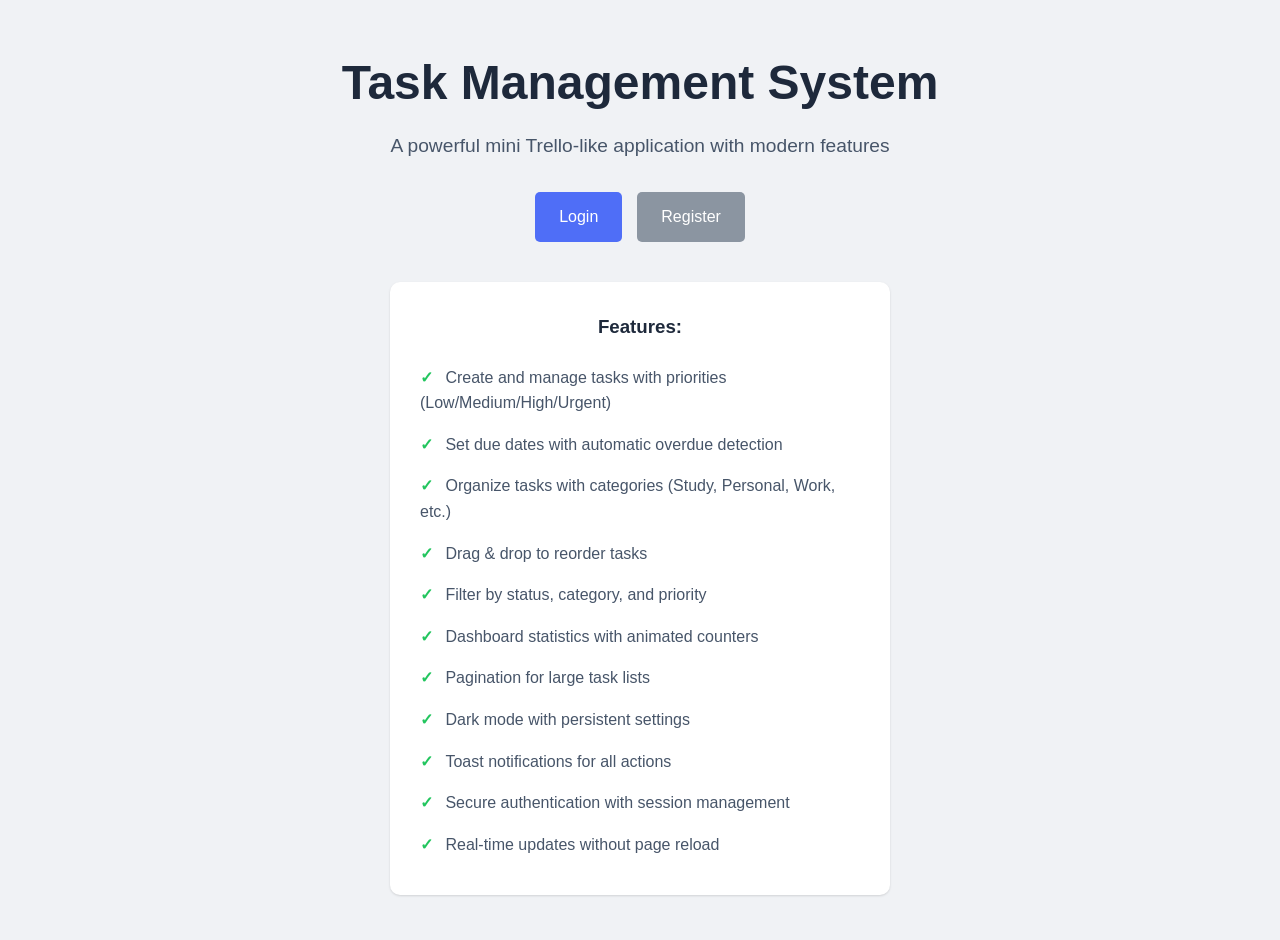
<file: index.html>
<!DOCTYPE html>
<html lang="en">

<head>
    <meta charset="UTF-8">
    <meta name="viewport" content="width=device-width, initial-scale=1.0">
    <title>Task Management System</title>
    <link rel="stylesheet" href="css/style.css">
</head>

<body>
    <div class="container">
        <div class="landing-page">
            <div class="landing-content">
                <h1>Task Management System</h1>
                <p class="subtitle">A powerful mini Trello-like application with modern features</p>

                <div class="landing-buttons">
                    <a href="login.html" class="btn btn-primary">Login</a>
                    <a href="register.html" class="btn btn-secondary">Register</a>
                </div>

                <div class="features">
                    <h3>Features:</h3>
                    <ul>
                        <li>Create and manage tasks with priorities (Low/Medium/High/Urgent)</li>
                        <li>Set due dates with automatic overdue detection</li>
                        <li>Organize tasks with categories (Study, Personal, Work, etc.)</li>
                        <li>Drag & drop to reorder tasks</li>
                        <li>Filter by status, category, and priority</li>
                        <li>Dashboard statistics with animated counters</li>
                        <li>Pagination for large task lists</li>
                        <li>Dark mode with persistent settings</li>
                        <li>Toast notifications for all actions</li>
                        <li>Secure authentication with session management</li>
                        <li>Real-time updates without page reload</li>
                    </ul>
                </div>
            </div>
        </div>
    </div>
</body>

</html>
</file>
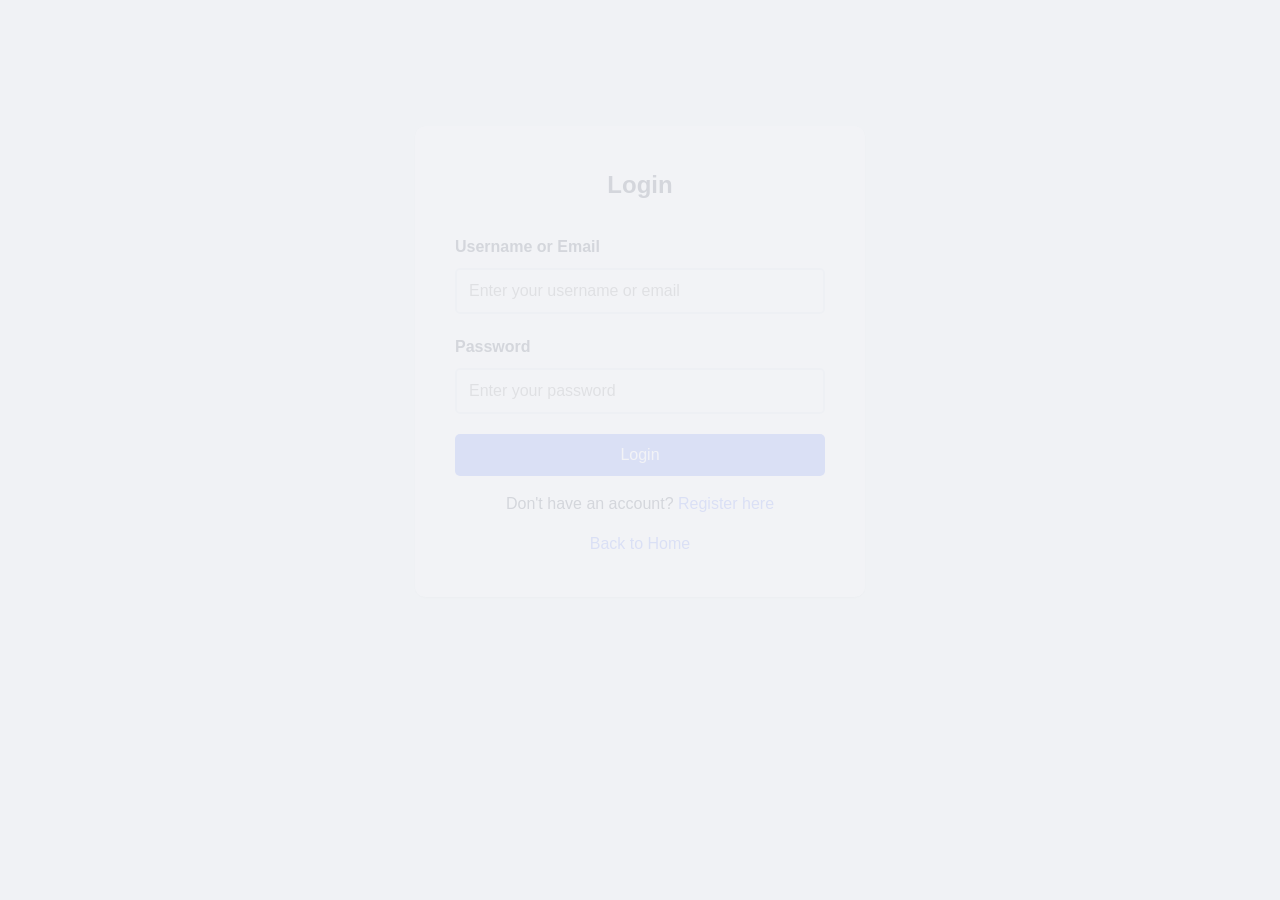
<file: dashboard.html>
<!DOCTYPE html>
<html lang="en">
<head>
    <meta charset="UTF-8">
    <meta name="viewport" content="width=device-width, initial-scale=1.0">
    <title>Dashboard - Task Management System</title>
    <link rel="stylesheet" href="css/style.css">
</head>
<body>
    <!-- Toast Container (for notifications) -->
    <div id="toastContainer" class="toast-container"></div>
    
    <!-- Navigation Bar -->
    <nav class="navbar">
        <div class="nav-container">
            <h1 class="nav-title">Task Manager</h1>
            <div class="nav-user">
                <span id="welcomeUser">Welcome!</span>
                <button id="darkModeToggle" class="dark-mode-toggle" title="Toggle Dark Mode">🌙</button>
                <button id="logoutBtn" class="btn btn-small">Logout</button>
            </div>
        </div>
    </nav>
    
    <div class="container">
        <!-- Dashboard Statistics -->
        <div id="statsGrid" class="stats-grid">
            <div class="stat-card stat-total animate-fadeInUp">
                <div class="stat-icon">📊</div>
                <div class="stat-number" id="statTotal">0</div>
                <div class="stat-label">Total Tasks</div>
            </div>
            <div class="stat-card stat-completed animate-fadeInUp">
                <div class="stat-icon">✅</div>
                <div class="stat-number" id="statCompleted">0</div>
                <div class="stat-label">Completed</div>
            </div>
            <div class="stat-card stat-pending animate-fadeInUp">
                <div class="stat-icon">⏳</div>
                <div class="stat-number" id="statPending">0</div>
                <div class="stat-label">Pending</div>
            </div>
            <div class="stat-card stat-overdue animate-fadeInUp">
                <div class="stat-icon">🔥</div>
                <div class="stat-number" id="statOverdue">0</div>
                <div class="stat-label">Overdue</div>
            </div>
        </div>
        
        <!-- Add Task Section -->
        <div class="add-task-section">
            <h2>Add New Task</h2>
            
            <form id="addTaskForm">
                <div class="form-row">
                    <div class="form-group">
                        <label for="taskTitle">Task Title *</label>
                        <input type="text" id="taskTitle" name="title" required placeholder="Enter task title" maxlength="200">
                        <span class="error" id="titleError"></span>
                    </div>
                    
                    <div class="form-group">
                        <label for="taskPriority">Priority</label>
                        <select id="taskPriority" name="priority">
                            <option value="low">Low</option>
                            <option value="medium" selected>Medium</option>
                            <option value="high">High</option>
                            <option value="urgent">Urgent</option>
                        </select>
                    </div>
                </div>
                
                <div class="form-row">
                    <div class="form-group">
                        <label for="taskDescription">Description (optional)</label>
                        <input type="text" id="taskDescription" name="description" placeholder="Enter task description">
                    </div>
                    
                    <div class="form-group">
                        <label for="taskCategory">Category</label>
                        <select id="taskCategory" name="category_id">
                            <option value="">No Category</option>
                            <!-- Categories will be loaded dynamically -->
                        </select>
                    </div>
                </div>
                
                <div class="form-row">
                    <div class="form-group">
                        <label for="taskDueDate">Due Date (optional)</label>
                        <input type="date" id="taskDueDate" name="due_date">
                    </div>
                    
                    <div class="form-group">
                        <!-- Empty placeholder for alignment -->
                    </div>
                </div>
                
                <button type="submit" class="btn btn-primary">➕ Add Task</button>
            </form>
        </div>
        
        <!-- Filter Section -->
        <div class="filter-section">
            <h2>My Tasks</h2>
            
            <div class="filter-row">
                <div class="filter-group">
                    <button class="btn btn-filter active" data-filter="all">All</button>
                    <button class="btn btn-filter" data-filter="pending">Pending</button>
                    <button class="btn btn-filter" data-filter="completed">Completed</button>
                </div>
                
                <div class="filter-group">
                    <select id="categoryFilter" class="btn btn-filter">
                        <option value="all">All Categories</option>
                        <!-- Categories loaded dynamically -->
                    </select>
                    
                    <select id="priorityFilter" class="btn btn-filter">
                        <option value="all">All Priorities</option>
                        <option value="low">Low</option>
                        <option value="medium">Medium</option>
                        <option value="high">High</option>
                        <option value="urgent">Urgent</option>
                    </select>
                </div>
            </div>
            
            <p class="task-count" id="taskCount">Loading tasks...</p>
        </div>
        
        <!-- Tasks List Container -->
        <div id="tasksList" class="tasks-list">
            <div class="spinner" id="loadingSpinner"></div>
        </div>
        
        <!-- Pagination -->
        <div id="pagination" class="pagination hidden"></div>
    </div>
    
    <!-- Edit Task Modal (hidden by default) -->
    <div id="editModal" class="modal hidden">
        <div class="modal-content">
            <div class="modal-header">
                <h2>Edit Task</h2>
                <button id="closeModal" class="btn-close">&times;</button>
            </div>
            
            <form id="editTaskForm">
                <input type="hidden" id="editTaskId">
                
                <div class="form-group">
                    <label for="editTaskTitle">Task Title *</label>
                    <input type="text" id="editTaskTitle" required maxlength="200">
                </div>
                
                <div class="form-group">
                    <label for="editTaskDescription">Description</label>
                    <input type="text" id="editTaskDescription">
                </div>
                
                <div class="form-row">
                    <div class="form-group">
                        <label for="editTaskPriority">Priority</label>
                        <select id="editTaskPriority">
                            <option value="low">Low</option>
                            <option value="medium">Medium</option>
                            <option value="high">High</option>
                            <option value="urgent">Urgent</option>
                        </select>
                    </div>
                    
                    <div class="form-group">
                        <label for="editTaskStatus">Status</label>
                        <select id="editTaskStatus">
                            <option value="pending">Pending</option>
                            <option value="completed">Completed</option>
                        </select>
                    </div>
                </div>
                
                <div class="form-row">
                    <div class="form-group">
                        <label for="editTaskCategory">Category</label>
                        <select id="editTaskCategory">
                            <option value="">No Category</option>
                            <!-- Categories loaded dynamically -->
                        </select>
                    </div>
                    
                    <div class="form-group">
                        <label for="editTaskDueDate">Due Date</label>
                        <input type="date" id="editTaskDueDate">
                    </div>
                </div>
                
                <div class="modal-buttons">
                    <button type="submit" class="btn btn-primary">Save Changes</button>
                    <button type="button" id="cancelEdit" class="btn btn-secondary">Cancel</button>
                </div>
            </form>
        </div>
    </div>
    
    <!-- Include dashboard JavaScript -->
    <script src="js/dashboard.js"></script>
</body>
</html>
</file>
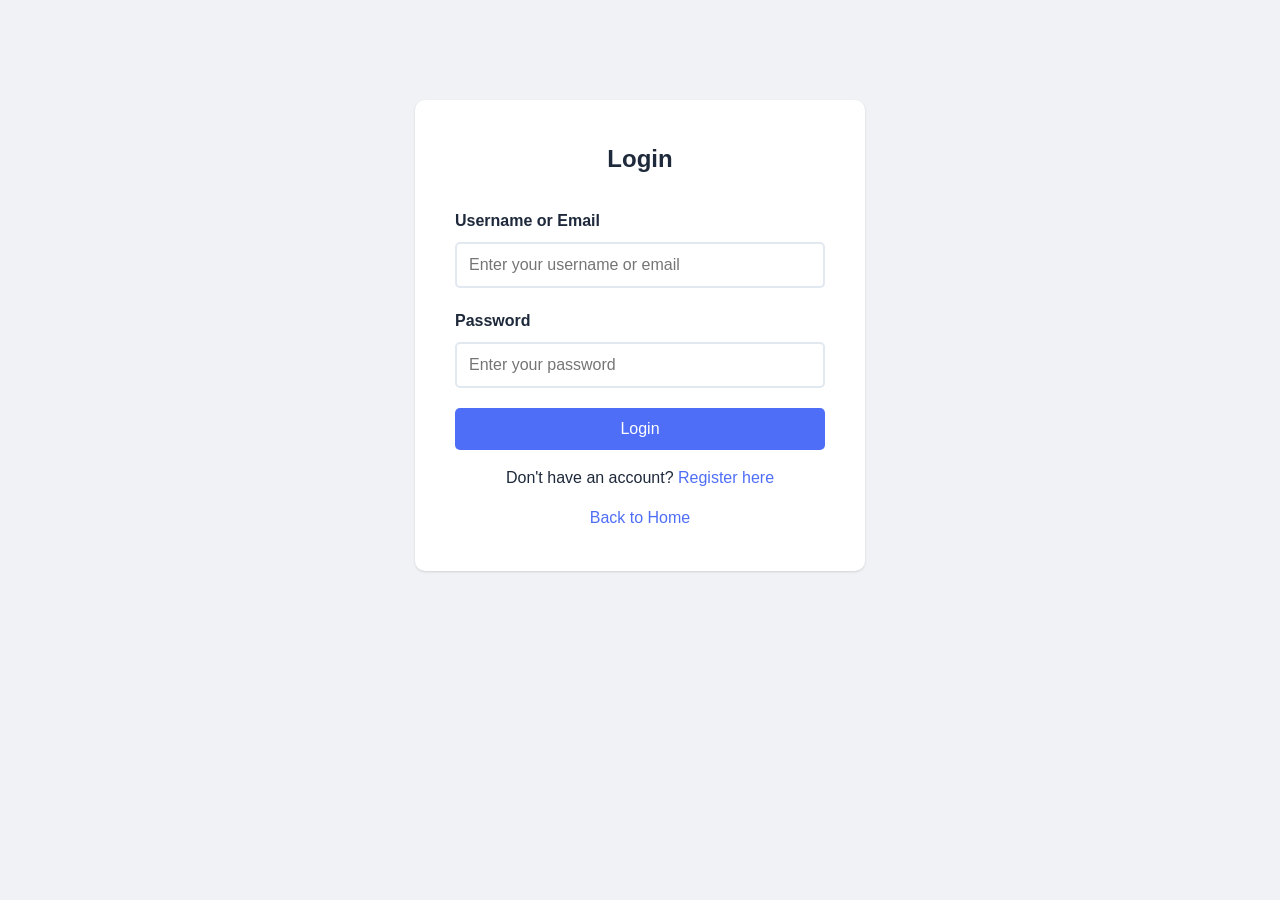
<file: login.html>
<!DOCTYPE html>
<html lang="en">
<head>
    <meta charset="UTF-8">
    <meta name="viewport" content="width=device-width, initial-scale=1.0">
    <title>Login - Task Management System</title>
    <link rel="stylesheet" href="css/style.css">
</head>
<body>
    <!-- Login Page -->
    <div class="container">
        <div class="auth-form">
            <h2>Login</h2>
            
            <!-- Message display area (success/error) -->
            <div id="message" class="message hidden"></div>
            
            <form id="loginForm">
                <div class="form-group">
                    <label for="username">Username or Email</label>
                    <input type="text" id="username" name="username" required placeholder="Enter your username or email">
                    <span class="error" id="usernameError"></span>
                </div>
                
                <div class="form-group">
                    <label for="password">Password</label>
                    <input type="password" id="password" name="password" required placeholder="Enter your password">
                    <span class="error" id="passwordError"></span>
                </div>
                
                <button type="submit" class="btn btn-primary btn-full">Login</button>
            </form>
            
            <p class="auth-link">
                Don't have an account? <a href="register.html">Register here</a>
            </p>
            <p class="auth-link">
                <a href="index.html">Back to Home</a>
            </p>
        </div>
    </div>
    
    <!-- Include authentication JavaScript -->
    <script src="js/auth.js"></script>
</body>
</html>
</file>
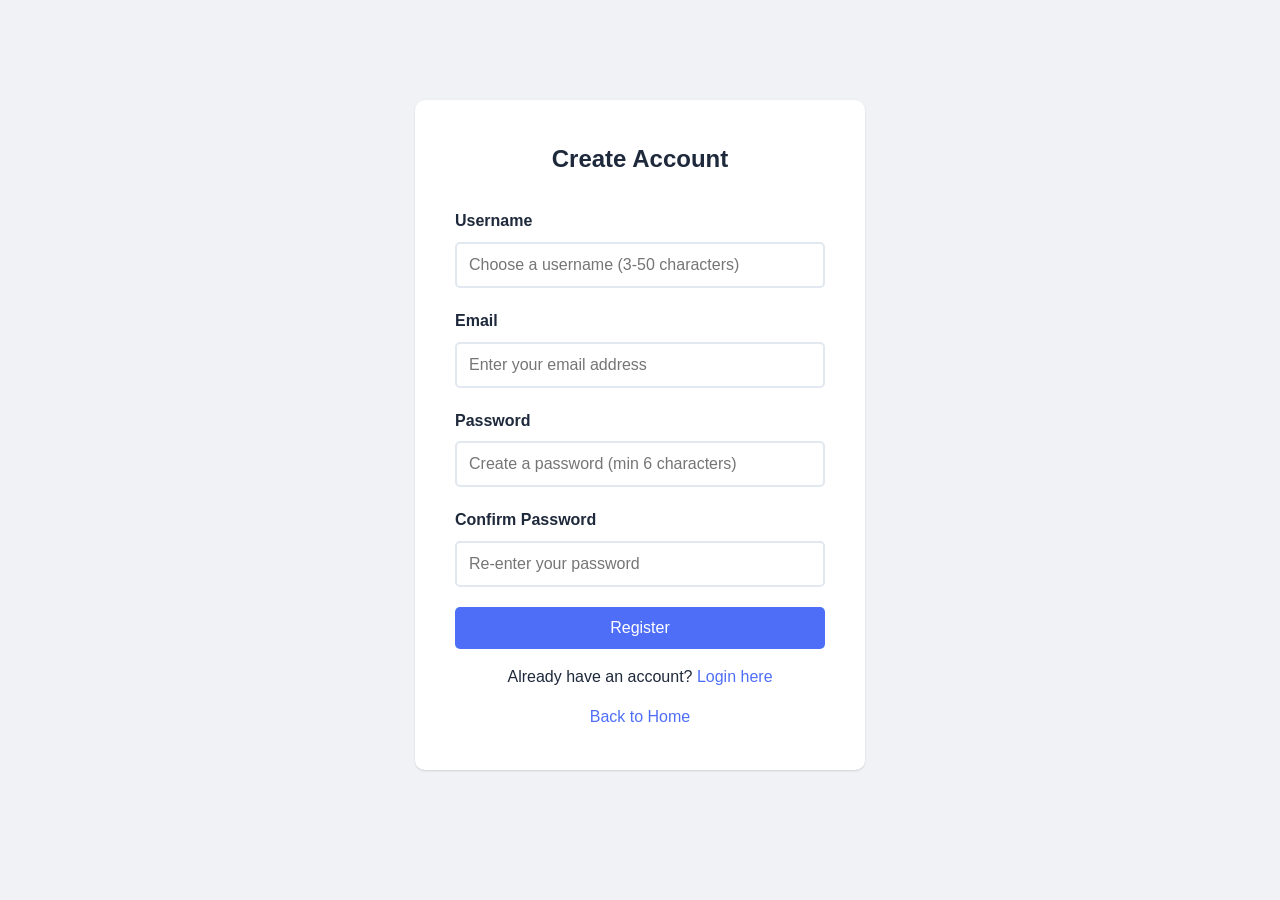
<file: register.html>
<!DOCTYPE html>
<html lang="en">
<head>
    <meta charset="UTF-8">
    <meta name="viewport" content="width=device-width, initial-scale=1.0">
    <title>Register - Task Management System</title>
    <link rel="stylesheet" href="css/style.css">
</head>
<body>
    <!-- Registration Page -->
    <div class="container">
        <div class="auth-form">
            <h2>Create Account</h2>
            
            <!-- Message display area (success/error) -->
            <div id="message" class="message hidden"></div>
            
            <form id="registerForm">
                <div class="form-group">
                    <label for="username">Username</label>
                    <input type="text" id="username" name="username" required placeholder="Choose a username (3-50 characters)">
                    <span class="error" id="usernameError"></span>
                </div>
                
                <div class="form-group">
                    <label for="email">Email</label>
                    <input type="email" id="email" name="email" required placeholder="Enter your email address">
                    <span class="error" id="emailError"></span>
                </div>
                
                <div class="form-group">
                    <label for="password">Password</label>
                    <input type="password" id="password" name="password" required placeholder="Create a password (min 6 characters)">
                    <span class="error" id="passwordError"></span>
                </div>
                
                <div class="form-group">
                    <label for="confirmPassword">Confirm Password</label>
                    <input type="password" id="confirmPassword" name="confirmPassword" required placeholder="Re-enter your password">
                    <span class="error" id="confirmPasswordError"></span>
                </div>
                
                <button type="submit" class="btn btn-primary btn-full">Register</button>
            </form>
            
            <p class="auth-link">
                Already have an account? <a href="login.html">Login here</a>
            </p>
            <p class="auth-link">
                <a href="index.html">Back to Home</a>
            </p>
        </div>
    </div>
    
    <!-- Include authentication JavaScript -->
    <script src="js/auth.js"></script>
</body>
</html>
</file>
<file: css/style.css>
/* ============================================
   Task Management System v2.0 - Main Stylesheet
   Features: Dark mode, animations, toasts, drag-drop
   ============================================ */

/* --- CSS Variables (Light Mode Default) --- */
:root {
    --primary: #4f6ef7;
    --primary-dark: #3b5de7;
    --secondary: #8b95a1;
    --success: #22c55e;
    --warning: #f59e0b;
    --danger: #ef4444;
    --urgent: #ef4444;
    --high: #f97316;
    --medium: #f59e0b;
    --low: #22c55e;

    --bg-primary: #f0f2f5;
    --bg-secondary: #ffffff;
    --bg-tertiary: #f8f9fb;
    --text-primary: #1e293b;
    --text-secondary: #475569;
    --text-muted: #94a3b8;
    --border-color: #e2e8f0;
    --shadow: 0 1px 3px rgba(0, 0, 0, 0.08), 0 1px 2px rgba(0, 0, 0, 0.06);
    --shadow-hover:
        0 10px 25px rgba(0, 0, 0, 0.1), 0 4px 10px rgba(0, 0, 0, 0.06);
    --card-bg: #ffffff;
    --navbar-bg: linear-gradient(135deg, #f0f2f5 0%, #ffffff 100%);
    --navbar-text: #1e293b;
    --input-bg: #ffffff;
    --modal-overlay: rgba(15, 23, 42, 0.6);

    /* Task card priority background tints */
    --task-bg-low: #f0fdf4;
    --task-bg-medium: #fffbeb;
    --task-bg-high: #fff7ed;
    --task-bg-urgent: #fef2f2;
    --task-border-low: #bbf7d0;
    --task-border-medium: #fde68a;
    --task-border-high: #fed7aa;
    --task-border-urgent: #fecaca;
}

/* --- Dark Mode Variables --- */
body.dark-mode {
    --bg-primary: #0f172a;
    --bg-secondary: #1e293b;
    --bg-tertiary: #334155;
    --text-primary: #f1f5f9;
    --text-secondary: #cbd5e1;
    --text-muted: #64748b;
    --border-color: #334155;
    --shadow: 0 1px 3px rgba(0, 0, 0, 0.3), 0 1px 2px rgba(0, 0, 0, 0.2);
    --shadow-hover:
        0 10px 25px rgba(0, 0, 0, 0.4), 0 4px 10px rgba(0, 0, 0, 0.3);
    --card-bg: #1e293b;
    --navbar-bg: linear-gradient(135deg, #0f172a 0%, #1e293b 100%);
    --navbar-text: #f1f5f9;
    --input-bg: #0f172a;
    --modal-overlay: rgba(0, 0, 0, 0.75);

    /* Task card priority background tints (dark mode) */
    --task-bg-low: rgba(34, 197, 94, 0.08);
    --task-bg-medium: rgba(245, 158, 11, 0.08);
    --task-bg-high: rgba(249, 115, 22, 0.1);
    --task-bg-urgent: rgba(239, 68, 68, 0.12);
    --task-border-low: rgba(34, 197, 94, 0.25);
    --task-border-medium: rgba(245, 158, 11, 0.25);
    --task-border-high: rgba(249, 115, 22, 0.3);
    --task-border-urgent: rgba(239, 68, 68, 0.35);
}

/* --- Smooth transition for dark mode toggle --- */
*,
*::before,
*::after {
    transition:
        background-color 0.3s ease,
        color 0.3s ease,
        border-color 0.3s ease,
        box-shadow 0.3s ease;
}

/* --- Global Reset & Base Styles --- */
* {
    margin: 0;
    padding: 0;
    box-sizing: border-box;
}

body {
    font-family: "Segoe UI", Tahoma, Geneva, Verdana, sans-serif;
    background-color: var(--bg-primary);
    color: var(--text-primary);
    line-height: 1.6;
}

/* --- Container --- */
.container {
    max-width: 1100px;
    margin: 0 auto;
    padding: 20px;
}

/* --- Animations --- */
@keyframes fadeIn {
    from {
        opacity: 0;
        transform: translateY(-20px);
    }
    to {
        opacity: 1;
        transform: translateY(0);
    }
}

@keyframes fadeInUp {
    from {
        opacity: 0;
        transform: translateY(30px);
    }
    to {
        opacity: 1;
        transform: translateY(0);
    }
}

@keyframes slideInRight {
    from {
        transform: translateX(100%);
        opacity: 0;
    }
    to {
        transform: translateX(0);
        opacity: 1;
    }
}

@keyframes slideOutRight {
    from {
        transform: translateX(0);
        opacity: 1;
    }
    to {
        transform: translateX(100%);
        opacity: 0;
    }
}

@keyframes pulse {
    0%,
    100% {
        transform: scale(1);
    }
    50% {
        transform: scale(1.05);
    }
}

@keyframes bounceIn {
    0% {
        transform: scale(0.3);
        opacity: 0;
    }
    50% {
        transform: scale(1.05);
    }
    70% {
        transform: scale(0.9);
    }
    100% {
        transform: scale(1);
        opacity: 1;
    }
}

@keyframes shimmer {
    0% {
        background-position: -200% 0;
    }
    100% {
        background-position: 200% 0;
    }
}

.animate-fadeIn {
    animation: fadeIn 0.5s ease-out;
}

.animate-fadeInUp {
    animation: fadeInUp 0.6s ease-out;
}

/* --- Toast Notifications --- */
.toast-container {
    position: fixed;
    top: 20px;
    right: 20px;
    z-index: 9999;
    display: flex;
    flex-direction: column;
    gap: 10px;
}

.toast {
    background: var(--card-bg);
    color: var(--text-primary);
    padding: 15px 25px;
    border-radius: 8px;
    box-shadow: var(--shadow-hover);
    min-width: 300px;
    max-width: 400px;
    display: flex;
    align-items: center;
    gap: 12px;
    animation: slideInRight 0.4s ease-out;
    border-left: 4px solid var(--primary);
}

.toast.toast-success {
    border-left-color: var(--success);
}

.toast.toast-error {
    border-left-color: var(--danger);
}

.toast.toast-warning {
    border-left-color: var(--warning);
}

.toast.toast-info {
    border-left-color: var(--primary);
}

.toast-icon {
    font-size: 1.5rem;
    flex-shrink: 0;
}

.toast-content {
    flex: 1;
}

.toast-title {
    font-weight: 600;
    margin-bottom: 2px;
}

.toast-message {
    font-size: 0.9rem;
    color: var(--text-secondary);
}

.toast-close {
    background: none;
    border: none;
    font-size: 1.2rem;
    cursor: pointer;
    color: var(--text-muted);
    padding: 0;
    line-height: 1;
}

.toast.removing {
    animation: slideOutRight 0.3s ease-in forwards;
}

/* --- Landing Page --- */
.landing-page {
    display: flex;
    justify-content: center;
    align-items: center;
    min-height: 100vh;
    text-align: center;
    animation: fadeIn 0.8s ease-out;
}

.landing-content h1 {
    font-size: 3rem;
    color: var(--text-primary);
    margin-bottom: 10px;
}

.subtitle {
    font-size: 1.2rem;
    color: var(--text-secondary);
    margin-bottom: 30px;
}

.landing-buttons {
    display: flex;
    gap: 15px;
    justify-content: center;
    margin-bottom: 40px;
}

.features {
    background: var(--card-bg);
    padding: 30px;
    border-radius: 10px;
    box-shadow: var(--shadow);
    max-width: 500px;
    margin: 0 auto;
}

.features h3 {
    color: var(--text-primary);
    margin-bottom: 15px;
}

.features ul {
    list-style: none;
    text-align: left;
}

.features li {
    padding: 8px 0;
    color: var(--text-secondary);
}

.features li::before {
    content: "✓ ";
    color: var(--success);
    font-weight: bold;
    margin-right: 8px;
}

/* --- Authentication Forms --- */
.auth-form {
    max-width: 450px;
    margin: 80px auto;
    background: var(--card-bg);
    padding: 40px;
    border-radius: 10px;
    box-shadow: var(--shadow);
    animation: fadeInUp 0.6s ease-out;
}

.auth-form h2 {
    text-align: center;
    color: var(--text-primary);
    margin-bottom: 30px;
}

/* --- Form Styles --- */
.form-group {
    margin-bottom: 20px;
}

.form-group label {
    display: block;
    margin-bottom: 8px;
    font-weight: 600;
    color: var(--text-primary);
}

.form-group input,
.form-group select,
.form-group textarea {
    width: 100%;
    padding: 12px;
    border: 2px solid var(--border-color);
    border-radius: 5px;
    font-size: 1rem;
    background-color: var(--input-bg);
    color: var(--text-primary);
    transition:
        border-color 0.3s,
        box-shadow 0.3s;
}

.form-group input:focus,
.form-group select:focus,
.form-group textarea:focus {
    outline: none;
    border-color: var(--primary);
    box-shadow: 0 0 0 3px rgba(52, 152, 219, 0.1);
}

.form-row {
    display: flex;
    gap: 15px;
}

.form-row .form-group {
    flex: 1;
}

.error {
    color: var(--danger);
    font-size: 0.85rem;
    margin-top: 5px;
    display: block;
}

/* --- Buttons --- */
.btn {
    padding: 12px 24px;
    border: none;
    border-radius: 5px;
    font-size: 1rem;
    cursor: pointer;
    transition: all 0.3s ease;
    text-decoration: none;
    display: inline-block;
    text-align: center;
    font-weight: 500;
}

.btn:hover {
    transform: translateY(-2px);
    box-shadow: var(--shadow);
}

.btn:active {
    transform: translateY(0);
}

.btn-primary {
    background-color: var(--primary);
    color: white;
}

.btn-primary:hover {
    background-color: var(--primary-dark);
}

.btn-secondary {
    background-color: var(--secondary);
    color: white;
}

.btn-secondary:hover {
    background-color: #7f8c8d;
}

.btn-full {
    width: 100%;
}

.btn-small {
    padding: 8px 16px;
    font-size: 0.9rem;
}

.btn-success {
    background-color: var(--success);
    color: white;
}

.btn-success:hover {
    background-color: #229954;
}

.btn-warning {
    background-color: var(--warning);
    color: white;
}

.btn-warning:hover {
    background-color: #e67e22;
}

.btn-danger {
    background-color: var(--danger);
    color: white;
}

.btn-danger:hover {
    background-color: #c0392b;
}

.btn-icon {
    padding: 8px 12px;
    font-size: 1.1rem;
}

/* --- Navigation Bar --- */
.navbar {
    background-color: var(--navbar-bg);
    color: var(--navbar-text);
    padding: 15px 0;
    box-shadow: 0 2px 5px rgba(0, 0, 0, 0.2);
}

.nav-container {
    max-width: 1100px;
    margin: 0 auto;
    padding: 0 20px;
    display: flex;
    justify-content: space-between;
    align-items: center;
}

.nav-title {
    font-size: 1.5rem;
    font-weight: 600;
}

.nav-user {
    display: flex;
    align-items: center;
    gap: 15px;
}

#welcomeUser {
    font-size: 1rem;
}

/* Dark mode toggle button */
.dark-mode-toggle {
    background: none;
    border: 2px solid rgba(30, 41, 59, 0.3);
    color: #1e293b;
    padding: 8px 12px;
    border-radius: 20px;
    cursor: pointer;
    font-size: 1.2rem;
    transition: all 0.3s;
}

.dark-mode-toggle:hover {
    background: rgba(30, 41, 59, 0.1);
    border-color: rgba(30, 41, 59, 0.5);
}

body.dark-mode .dark-mode-toggle {
    border-color: rgba(255, 255, 255, 0.3);
    color: white;
}

body.dark-mode .dark-mode-toggle:hover {
    background: rgba(255, 255, 255, 0.1);
    border-color: rgba(255, 255, 255, 0.5);
}

/* --- Dashboard Stats Cards --- */
.stats-grid {
    display: grid;
    grid-template-columns: repeat(auto-fit, minmax(200px, 1fr));
    gap: 20px;
    margin: 30px 0;
    animation: fadeInUp 0.6s ease-out;
}

.stat-card {
    background: var(--card-bg);
    padding: 25px;
    border-radius: 10px;
    box-shadow: var(--shadow);
    text-align: center;
    position: relative;
    overflow: hidden;
}

.stat-card::before {
    content: "";
    position: absolute;
    top: 0;
    left: 0;
    right: 0;
    height: 4px;
}

.stat-card.stat-total::before {
    background: var(--primary);
}
.stat-card.stat-completed::before {
    background: var(--success);
}
.stat-card.stat-pending::before {
    background: var(--warning);
}
.stat-card.stat-overdue::before {
    background: var(--danger);
}

.stat-icon {
    font-size: 2.5rem;
    margin-bottom: 10px;
}

.stat-number {
    font-size: 2.5rem;
    font-weight: 700;
    color: var(--text-primary);
    margin-bottom: 5px;
}

.stat-label {
    font-size: 0.9rem;
    color: var(--text-secondary);
    text-transform: uppercase;
    letter-spacing: 1px;
}

/* --- Add Task Section --- */
.add-task-section {
    background: var(--card-bg);
    padding: 30px;
    border-radius: 10px;
    box-shadow: var(--shadow);
    margin: 30px 0;
    animation: fadeInUp 0.7s ease-out;
}

.add-task-section h2 {
    color: var(--text-primary);
    margin-bottom: 20px;
}

/* --- Filter Section --- */
.filter-section {
    margin: 30px 0 20px;
    animation: fadeInUp 0.8s ease-out;
}

.filter-section h2 {
    color: var(--text-primary);
    margin-bottom: 15px;
}

.filter-row {
    display: flex;
    justify-content: space-between;
    align-items: center;
    flex-wrap: wrap;
    gap: 15px;
    margin-bottom: 15px;
}

.filter-group {
    display: flex;
    gap: 10px;
    flex-wrap: wrap;
}

.filter-buttons {
    display: flex;
    gap: 10px;
}

.btn-filter {
    padding: 8px 16px;
    background-color: var(--bg-tertiary);
    color: var(--text-secondary);
    border: 2px solid transparent;
}

.btn-filter:hover {
    background-color: var(--border-color);
}

.btn-filter.active {
    background-color: var(--primary);
    color: white;
}

.task-count {
    color: var(--text-muted);
    font-size: 0.9rem;
}

/* --- Tasks List --- */
.tasks-list {
    background: var(--card-bg);
    border-radius: 10px;
    box-shadow: var(--shadow);
    padding: 20px;
    min-height: 200px;
    animation: fadeInUp 0.9s ease-out;
}

.no-tasks {
    text-align: center;
    color: var(--text-muted);
    padding: 40px;
    font-size: 1.1rem;
}

/* --- Individual Task Card --- */
.task-card {
    display: flex;
    justify-content: space-between;
    align-items: center;
    padding: 16px 20px;
    margin-bottom: 8px;
    border: 1px solid var(--border-color);
    border-radius: 10px;
    border-left: 4px solid transparent;
    transition: all 0.25s ease;
    cursor: grab;
    background: var(--card-bg);
    box-shadow: var(--shadow);
    animation: fadeInUp 0.4s ease-out;
}

.task-card:last-child {
    margin-bottom: 0;
}

.task-card:hover {
    box-shadow: var(--shadow-hover);
    transform: translateY(-2px);
    border-color: var(--primary);
}

.task-card:active {
    cursor: grabbing;
}

.task-card.dragging {
    opacity: 0.5;
    transform: scale(1.02) rotate(2deg);
    box-shadow: var(--shadow-hover);
}

.task-card.drag-over {
    border-top: 2px dashed var(--primary);
}

/* Priority-based background tints */
.task-card.priority-low {
    border-left-color: var(--low);
    background: var(--task-bg-low);
}
.task-card.priority-medium {
    border-left-color: var(--medium);
    background: var(--task-bg-medium);
}
.task-card.priority-high {
    border-left-color: var(--high);
    background: var(--task-bg-high);
}
.task-card.priority-urgent {
    border-left-color: var(--urgent);
    background: var(--task-bg-urgent);
}

.task-card.completed {
    opacity: 0.7;
}

.task-card.completed .task-title-text {
    text-decoration: line-through;
    color: var(--text-muted);
}

.task-info {
    flex: 1;
}

.task-title-text {
    font-size: 1.1rem;
    font-weight: 600;
    color: var(--text-primary);
    margin-bottom: 5px;
}

.task-description {
    color: var(--text-secondary);
    font-size: 0.9rem;
    margin-bottom: 8px;
}

.task-meta {
    display: flex;
    align-items: center;
    gap: 10px;
    flex-wrap: wrap;
    font-size: 0.85rem;
    color: var(--text-muted);
}

.task-status {
    display: inline-block;
    padding: 3px 10px;
    border-radius: 15px;
    font-size: 0.75rem;
    font-weight: 600;
}

.status-pending {
    background-color: #fff3cd;
    color: #856404;
}

.status-completed {
    background-color: #d4edda;
    color: #155724;
}

body.dark-mode .status-pending {
    background-color: rgba(243, 156, 18, 0.2);
    color: #ffc107;
}

body.dark-mode .status-completed {
    background-color: rgba(39, 174, 96, 0.2);
    color: #4ade80;
}

/* Priority Badge */
.priority-badge {
    display: inline-block;
    padding: 3px 10px;
    border-radius: 15px;
    font-size: 0.7rem;
    font-weight: 600;
    text-transform: uppercase;
    color: white;
}

.priority-low {
    background-color: var(--low);
}
.priority-medium {
    background-color: var(--medium);
}
.priority-high {
    background-color: var(--high);
}
.priority-urgent {
    background-color: var(--urgent);
    animation: pulse 2s infinite;
}

/* Category Badge */
.category-badge {
    display: inline-block;
    padding: 3px 10px;
    border-radius: 15px;
    font-size: 0.75rem;
    font-weight: 500;
    color: white;
}

/* Due Date Badge */
.due-date-badge {
    display: inline-flex;
    align-items: center;
    gap: 4px;
    padding: 3px 8px;
    border-radius: 5px;
    font-size: 0.8rem;
    background: var(--bg-tertiary);
    color: var(--text-secondary);
}

.due-date-badge.overdue {
    background: rgba(231, 76, 60, 0.1);
    color: var(--danger);
    font-weight: 600;
}

.task-actions {
    display: flex;
    gap: 8px;
}

.btn-tiny {
    padding: 6px 12px;
    font-size: 0.85rem;
}

/* --- Pagination --- */
.pagination {
    display: flex;
    justify-content: center;
    align-items: center;
    gap: 10px;
    margin-top: 20px;
    padding: 15px;
}

.btn-page {
    padding: 8px 14px;
    background: var(--bg-tertiary);
    color: var(--text-primary);
    border: 2px solid var(--border-color);
    border-radius: 5px;
    cursor: pointer;
    transition: all 0.3s;
}

.btn-page:hover:not(:disabled) {
    background: var(--primary);
    color: white;
    border-color: var(--primary);
}

.btn-page:disabled {
    opacity: 0.5;
    cursor: not-allowed;
}

.btn-page.active {
    background: var(--primary);
    color: white;
    border-color: var(--primary);
}

/* --- Modal (Edit Task Popup) --- */
.modal {
    position: fixed;
    top: 0;
    left: 0;
    width: 100%;
    height: 100%;
    background-color: var(--modal-overlay);
    display: flex;
    justify-content: center;
    align-items: center;
    z-index: 1000;
    animation: fadeIn 0.3s ease-out;
}

.modal-content {
    background: var(--card-bg);
    padding: 30px;
    border-radius: 10px;
    width: 90%;
    max-width: 550px;
    box-shadow: var(--shadow-hover);
    animation: bounceIn 0.4s ease-out;
}

.modal-header {
    display: flex;
    justify-content: space-between;
    align-items: center;
    margin-bottom: 20px;
}

.modal-header h2 {
    color: var(--text-primary);
}

.btn-close {
    background: none;
    border: none;
    font-size: 2rem;
    cursor: pointer;
    color: var(--text-muted);
    line-height: 1;
}

.btn-close:hover {
    color: var(--danger);
}

.modal-buttons {
    display: flex;
    gap: 10px;
    margin-top: 20px;
}

/* --- Message Display (Success/Error) --- */
.message {
    padding: 12px;
    border-radius: 5px;
    margin-bottom: 20px;
    text-align: center;
    font-weight: 500;
}

.message.success {
    background-color: #d4edda;
    color: #155724;
    border: 1px solid #c3e6cb;
}

.message.error {
    background-color: #f8d7da;
    color: #721c24;
    border: 1px solid #f5c6cb;
}

body.dark-mode .message.success {
    background-color: rgba(39, 174, 96, 0.2);
    color: #27ae60;
    border-color: rgba(39, 174, 96, 0.3);
}

body.dark-mode .message.error {
    background-color: rgba(231, 76, 60, 0.2);
    color: #e74c3c;
    border-color: rgba(231, 76, 60, 0.3);
}

.hidden {
    display: none !important;
}

/* --- Auth Links --- */
.auth-link {
    text-align: center;
    margin-top: 15px;
}

.auth-link a {
    color: var(--primary);
    text-decoration: none;
}

.auth-link a:hover {
    text-decoration: underline;
}

/* --- Loading Spinner --- */
.spinner {
    border: 3px solid var(--bg-tertiary);
    border-top: 3px solid var(--primary);
    border-radius: 50%;
    width: 40px;
    height: 40px;
    animation: spin 1s linear infinite;
    margin: 20px auto;
}

@keyframes spin {
    0% {
        transform: rotate(0deg);
    }
    100% {
        transform: rotate(360deg);
    }
}

/* --- Responsive Design --- */
@media (max-width: 768px) {
    .landing-content h1 {
        font-size: 2rem;
    }

    .landing-buttons {
        flex-direction: column;
    }

    .form-row {
        flex-direction: column;
    }

    .filter-row {
        flex-direction: column;
        align-items: flex-start;
    }

    .filter-group {
        width: 100%;
    }

    .stats-grid {
        grid-template-columns: repeat(2, 1fr);
    }

    .task-card {
        flex-direction: column;
        align-items: flex-start;
        gap: 10px;
    }

    .task-actions {
        width: 100%;
        justify-content: flex-end;
    }

    .nav-container {
        flex-direction: column;
        gap: 10px;
    }

    .toast {
        min-width: auto;
        max-width: calc(100vw - 40px);
    }
}

@media (max-width: 480px) {
    .stats-grid {
        grid-template-columns: 1fr;
    }

    .auth-form {
        padding: 20px;
    }
}
</file>
